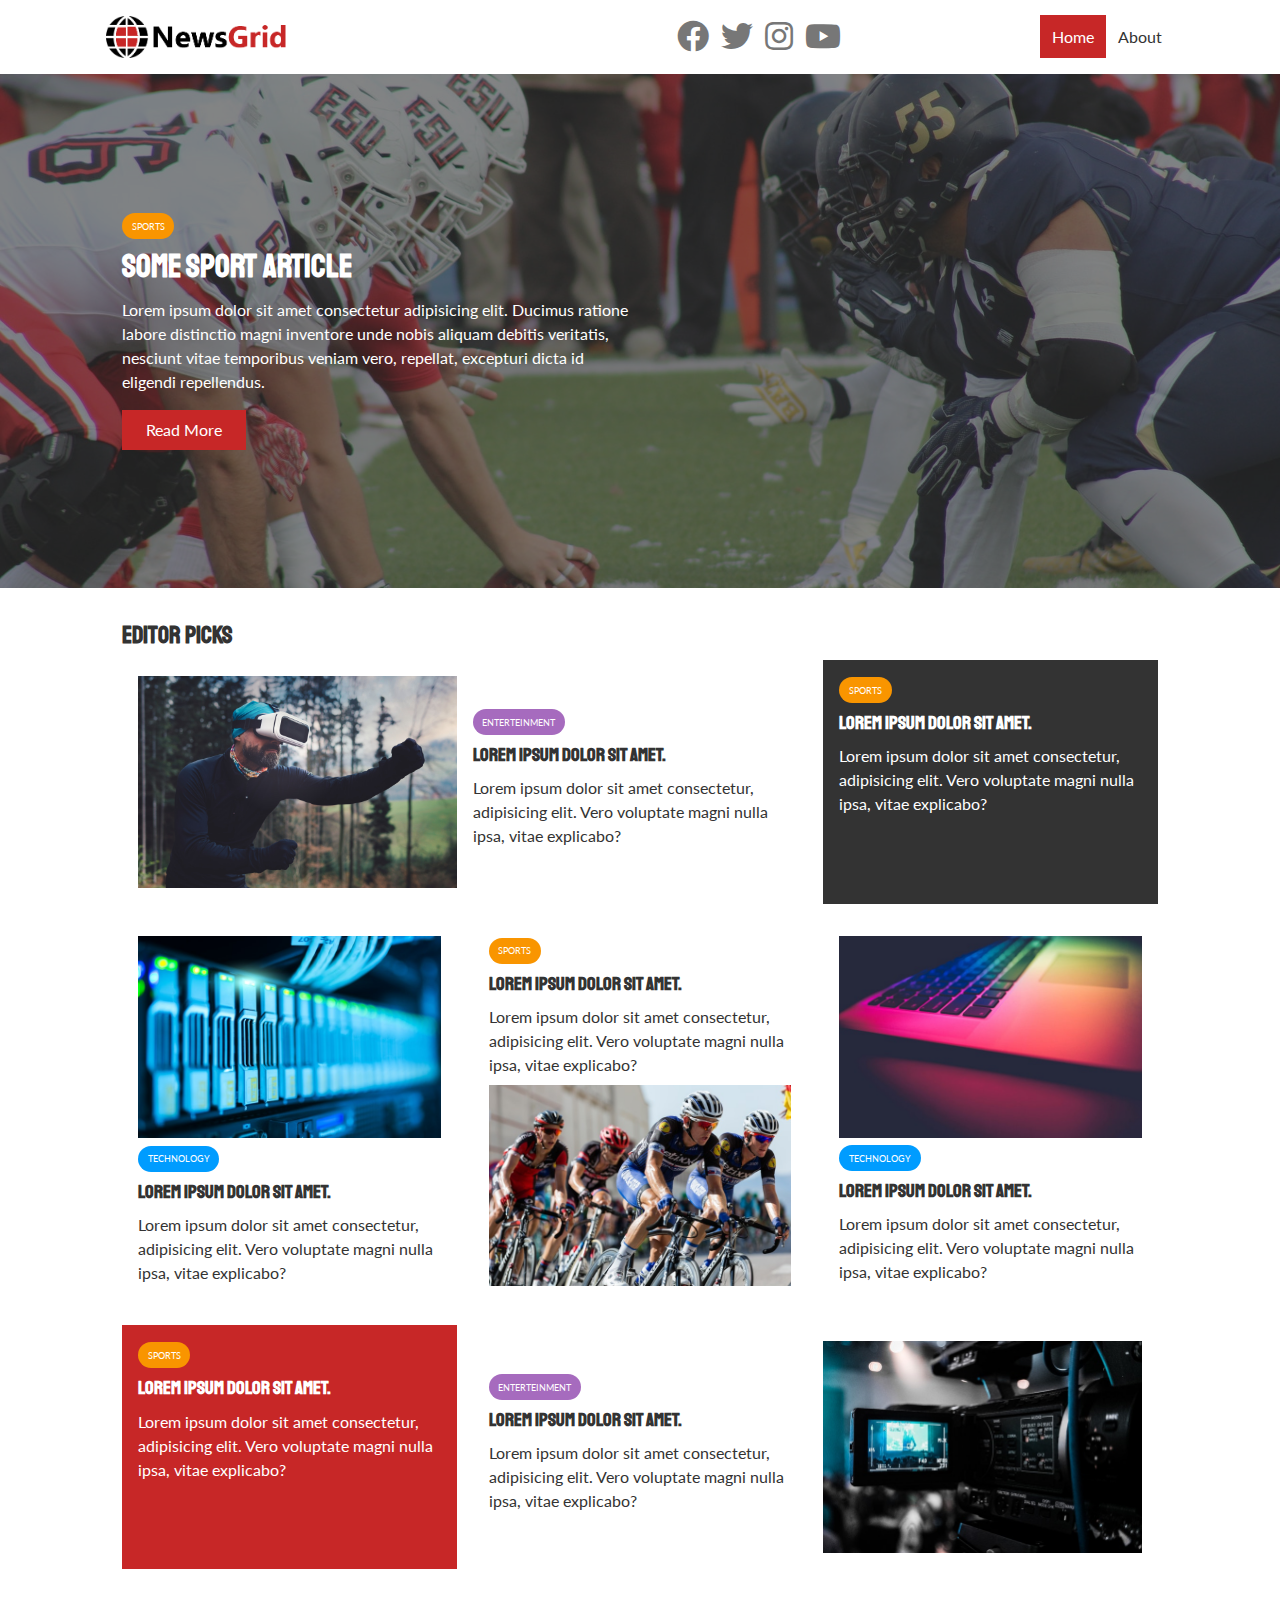
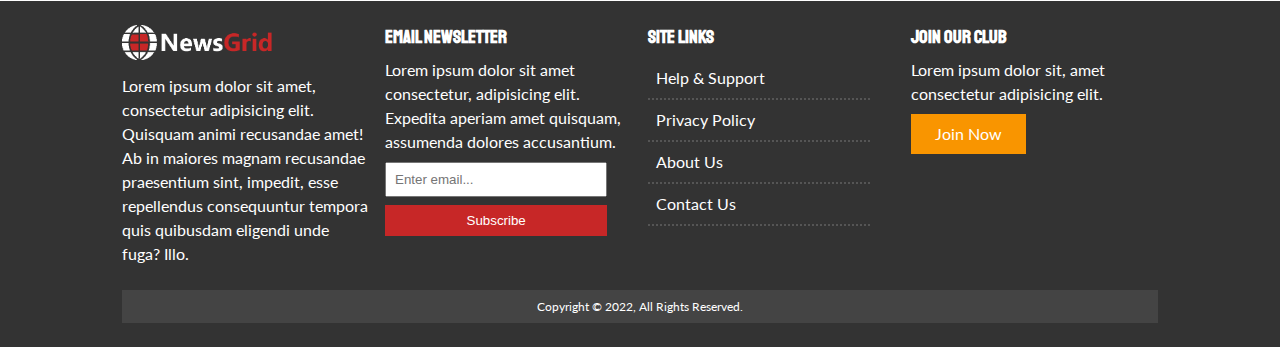
<file: index.html>
<!DOCTYPE html>
<html lang="en">
<head>
  <meta charset="UTF-8">
  <meta http-equiv="X-UA-Compatible" content="IE=edge">
  <meta name="viewport" content="width=device-width, initial-scale=1.0">
  <link rel="stylesheet" href="https://cdnjs.cloudflare.com/ajax/libs/font-awesome/5.15.4/css/all.min.css" integrity="sha512-1ycn6IcaQQ40/MKBW2W4Rhis/DbILU74C1vSrLJxCq57o941Ym01SwNsOMqvEBFlcgUa6xLiPY/NS5R+E6ztJQ==" crossorigin="anonymous" referrerpolicy="no-referrer" />
  <link rel="preconnect" href="https://fonts.googleapis.com">
  <link rel="preconnect" href="https://fonts.gstatic.com" crossorigin>
  <link href="https://fonts.googleapis.com/css2?family=Lato:wght@300&family=Staatliches&display=swap" rel="stylesheet">
  <link rel="stylesheet" href="/css/style.css">
  <link rel="stylesheet" media="screen and (max-width:768px)" href="/css/mobile.css">
  <link rel="shortcut icon" type="image/x-icon" href="favicon.ico">
  <title>News Grid || Latest News</title>
</head>
<body>
  <nav id="main-nav">
    <div class="container">
      <img src="/img/logo.png" alt="mewsgrid" class="logo">
      <div class="social">
        <a href="https://facebook.com" target="_blank"><i class="fab fa-facebook fa-2x"></i></a>
        <a href="https://twitter.com" target="_blank"><i class="fab fa-twitter fa-2x"></i></a>
        <a href="https://instagram.com" target="_blank"><i class="fab fa-instagram fa-2x"></i></a>
        <a href="https://youtube.com" target="_blank"><i class="fab fa-youtube fa-2x"></i></a>
      </div>
      <ul>
        <li><a class="current" href="index.html">Home</a></li>
        <li><a href="about.html">About</a></li>
      </ul>
    </div>
  </nav>

  <header id="showcase">
    <div class="container">
      <div class="showcase-container">
        <div class="showcase-content">
          <div class="category category-sports">Sports</div>
          <h1>SOME SPORT ARTICLE</h1>
          <p>Lorem ipsum dolor sit amet consectetur adipisicing elit. Ducimus ratione labore distinctio magni inventore unde nobis aliquam debitis veritatis, nesciunt vitae temporibus veniam vero, repellat, excepturi dicta id eligendi repellendus.</p>
          <a href="article.html" class="btn bg-primary">Read More</a>
        </div>
      </div>
    </div>
  </header>

  <section id="home-articles" class="py-2">
    <div class="container">
      <h2>Editor picks</h2>
      <div class="articles-container">
        <article class="card">
          <img src="/img/articles/ent1.jpg" alt="">
          <div>
            <div class="category category-ent">Enterteinment</div>
            <h3>
              <a href="article.html">Lorem ipsum dolor sit amet.</a>
            </h3>
            <p>Lorem ipsum dolor sit amet consectetur, adipisicing elit. Vero voluptate magni nulla ipsa, vitae explicabo?</p>  
          </div>
        </article>
        <article class="card bg-dark">
          <div class="category category-sports">Sports</div>
          <h3>
            <a href="article.html">Lorem ipsum dolor sit amet.</a>
          </h3>
          <p>Lorem ipsum dolor sit amet consectetur, adipisicing elit. Vero voluptate magni nulla ipsa, vitae explicabo?</p>
        </article>
        <article class="card">
          <img src="/img/articles/tech1.jpg" alt="">
          <div class="category category-tech">Technology</div>
          <h3>
            <a href="article.html">Lorem ipsum dolor sit amet.</a>
          </h3>
          <p>Lorem ipsum dolor sit amet consectetur, adipisicing elit. Vero voluptate magni nulla ipsa, vitae explicabo?</p>
        </article>
        <article class="card">    
          <div class="category category-sports">Sports</div>
          <h3>
            <a href="article.html">Lorem ipsum dolor sit amet.</a>
          </h3>
          <p>Lorem ipsum dolor sit amet consectetur, adipisicing elit. Vero voluptate magni nulla ipsa, vitae explicabo?</p>
          <img src="/img/articles/sports1.jpg" alt="">
        </article>
        <article class="card">
          <img src="/img/articles/tech2.jpg" alt="">
          <div class="category category-tech">Technology</div>
          <h3>
            <a href="article.html">Lorem ipsum dolor sit amet.</a>
          </h3>
          <p>Lorem ipsum dolor sit amet consectetur, adipisicing elit. Vero voluptate magni nulla ipsa, vitae explicabo?</p>
        </article>
        <article class="card bg-primary">
          <div class="category category-sports">Sports</div>
          <h3>
            <a href="article.html">Lorem ipsum dolor sit amet.</a>
          </h3>
          <p>Lorem ipsum dolor sit amet consectetur, adipisicing elit. Vero voluptate magni nulla ipsa, vitae explicabo?</p>
        </article>
        <article class="card">
          <div>
            <div class="category category-ent">Enterteinment</div>
          <h3>
            <a href="article.html">Lorem ipsum dolor sit amet.</a>
          </h3>
          <p>Lorem ipsum dolor sit amet consectetur, adipisicing elit. Vero voluptate magni nulla ipsa, vitae explicabo?</p>
          </div>
          <img src="/img/articles/ent2.jpg" alt="">
        </article>
      </div>
    </div>
  </section>

  <footer id="main-footer" class="py-1">
    <div class="container footer-container">
      <div>
        <img src="/img/logo_light.png" alt="newsgrid">
        <p>Lorem ipsum dolor sit amet, consectetur adipisicing elit. Quisquam animi recusandae amet! Ab in maiores magnam recusandae praesentium sint, impedit, esse repellendus consequuntur tempora quis quibusdam eligendi unde fuga? Illo.</p>
      </div>
      <div>
        <h3>EMAIL NEWSLETTER</h3>
        <p>Lorem ipsum dolor sit amet consectetur, adipisicing elit. Expedita aperiam amet quisquam, assumenda dolores accusantium.</p>
        <form action="">
          <input placeholder="Enter email..." type="email" name="email" id="email">
          <input type="submit" value="Subscribe" class="btn bg-primary">
        </form>
      </div>
      <div>
        <h3>SITE LINKS</h3>
        <ul class="list">
          <li><a href="#">Help & Support</a></li>
          <li><a href="#">Privacy Policy</a></li>
          <li><a href="#">About Us</a></li>
          <li><a href="#">Contact Us</a></li>
        </ul>
      </div>
      <div>
        <h3>JOIN OUR CLUB</h3>
        <p>Lorem ipsum dolor sit, amet consectetur adipisicing elit.</p>
        <a href="#" class="btn bg-secondary">Join Now</a>
      </div>
      <div>
        Copyright &copy; 2022, All Rights Reserved.
      </div>
    </div>
  </footer>

</body>
</html>
</file>
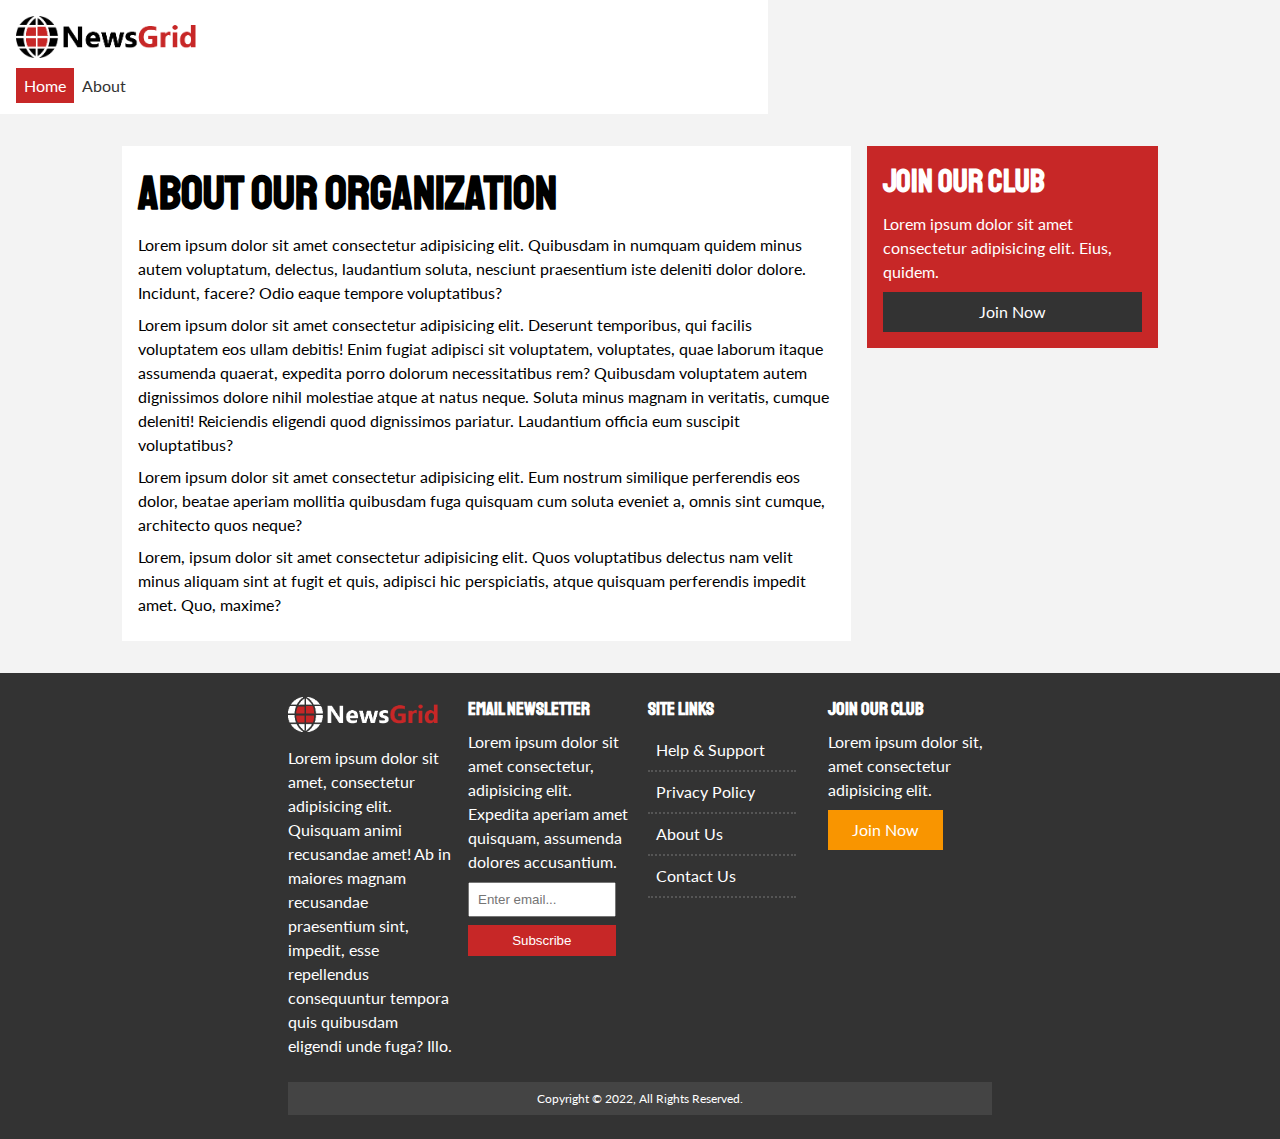
<file: about.html>
<!DOCTYPE html>
<html lang="en">
<head>
  <meta charset="UTF-8">
  <meta http-equiv="X-UA-Compatible" content="IE=edge">
  <meta name="viewport" content="width=device-width, initial-scale=1.0">
  <link rel="stylesheet" href="https://cdnjs.cloudflare.com/ajax/libs/font-awesome/5.15.4/css/all.min.css" integrity="sha512-1ycn6IcaQQ40/MKBW2W4Rhis/DbILU74C1vSrLJxCq57o941Ym01SwNsOMqvEBFlcgUa6xLiPY/NS5R+E6ztJQ==" crossorigin="anonymous" referrerpolicy="no-referrer" />
  <link rel="preconnect" href="https://fonts.googleapis.com">
  <link rel="preconnect" href="https://fonts.gstatic.com" crossorigin>
  <link href="https://fonts.googleapis.com/css2?family=Lato:wght@300&family=Staatliches&display=swap" rel="stylesheet">
  <link rel="stylesheet" href="/css/style.css">
  <link rel="stylesheet" href="/css/mobile.css">
  <link rel="shortcut icon" type="image/x-icon" href="favicon.ico">
  <title>News Grid || Latest News</title>
</head>
<body>
  <nav id="main-nav">
    <div class="container">
      <img src="/img/logo.png" alt="mewsgrid" class="logo">
      <div class="social">
        <a href="https://facebook.com" target="_blank"><i class="fab fa-facebook fa-2x"></i></a>
        <a href="https://twitter.com" target="_blank"><i class="fab fa-twitter fa-2x"></i></a>
        <a href="https://instagram.com" target="_blank"><i class="fab fa-instagram fa-2x"></i></a>
        <a href="https://youtube.com" target="_blank"><i class="fab fa-youtube fa-2x"></i></a>
      </div>
      <ul>
        <li><a class="current" href="index.html">Home</a></li>
        <li><a href="about.html">About</a></li>
      </ul>
    </div>
  </nav>

  <section id="about">
    <div class="container">
      <div class="page-container" >
        <article class="card">
          <h3 class="l-heading">ABOUT OUR ORGANIZATION</h3>
          <P>Lorem ipsum dolor sit amet consectetur adipisicing elit. Quibusdam in numquam quidem minus autem voluptatum, delectus, laudantium soluta, nesciunt praesentium iste deleniti dolor dolore. Incidunt, facere? Odio eaque tempore voluptatibus?</P>
          <p>Lorem ipsum dolor sit amet consectetur adipisicing elit. Deserunt temporibus, qui facilis voluptatem eos ullam debitis! Enim fugiat adipisci sit voluptatem, voluptates, quae laborum itaque assumenda quaerat, expedita porro dolorum necessitatibus rem? Quibusdam voluptatem autem dignissimos dolore nihil molestiae atque at natus neque. Soluta minus magnam in veritatis, cumque deleniti! Reiciendis eligendi quod dignissimos pariatur. Laudantium officia eum suscipit voluptatibus?</p>
          <p>Lorem ipsum dolor sit amet consectetur adipisicing elit. Eum nostrum similique perferendis eos dolor, beatae aperiam mollitia quibusdam fuga quisquam cum soluta eveniet a, omnis sint cumque, architecto quos neque?</p>
          <p>Lorem, ipsum dolor sit amet consectetur adipisicing elit. Quos voluptatibus delectus nam velit minus aliquam sint at fugit et quis, adipisci hic perspiciatis, atque quisquam perferendis impedit amet. Quo, maxime?</p>
        </article>
        <aside class="bg-primary card">
          <h1>JOIN OUR CLUB</h1>
          <p>Lorem ipsum dolor sit amet consectetur adipisicing elit. Eius, quidem.</p>
          <a href="#" class="btn bg-dark btn-block">Join Now</a>
        </aside>
      </div>
    </div>
  </section>

  <footer id="main-footer" class="py-1">
    <div class="container footer-container">
      <div>
        <img src="/img/logo_light.png" alt="newsgrid">
        <p>Lorem ipsum dolor sit amet, consectetur adipisicing elit. Quisquam animi recusandae amet! Ab in maiores magnam recusandae praesentium sint, impedit, esse repellendus consequuntur tempora quis quibusdam eligendi unde fuga? Illo.</p>
      </div>
      <div>
        <h3>EMAIL NEWSLETTER</h3>
        <p>Lorem ipsum dolor sit amet consectetur, adipisicing elit. Expedita aperiam amet quisquam, assumenda dolores accusantium.</p>
        <form action="">
          <input placeholder="Enter email..." type="email" name="email" id="email">
          <input type="submit" value="Subscribe" class="btn bg-primary">
        </form>
      </div>
      <div>
        <h3>SITE LINKS</h3>
        <ul class="list">
          <li><a href="#">Help & Support</a></li>
          <li><a href="#">Privacy Policy</a></li>
          <li><a href="#">About Us</a></li>
          <li><a href="#">Contact Us</a></li>
        </ul>
      </div>
      <div>
        <h3>JOIN OUR CLUB</h3>
        <p>Lorem ipsum dolor sit, amet consectetur adipisicing elit.</p>
        <a href="#" class="btn bg-secondary">Join Now</a>
      </div>
      <div>
        Copyright &copy; 2022, All Rights Reserved.
      </div>
    </div>
  </footer>

</body>
</html>
</file>
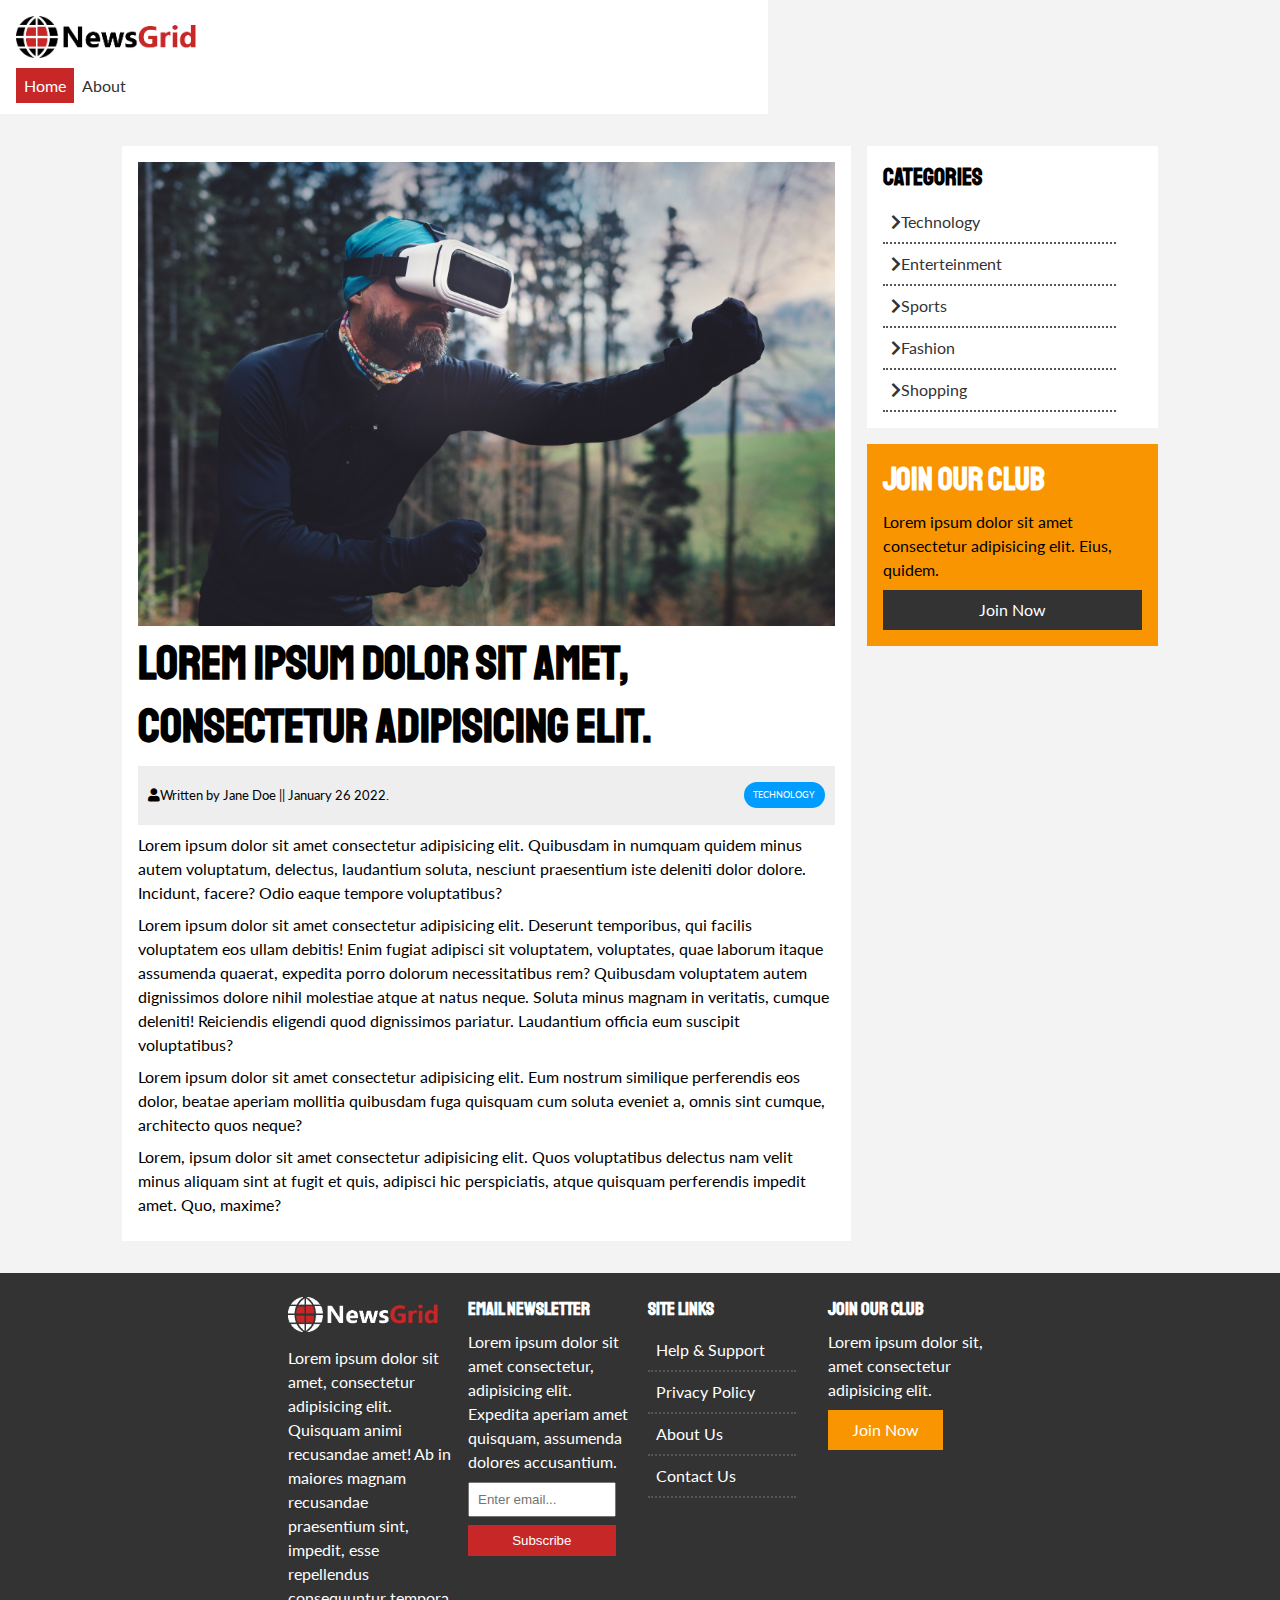
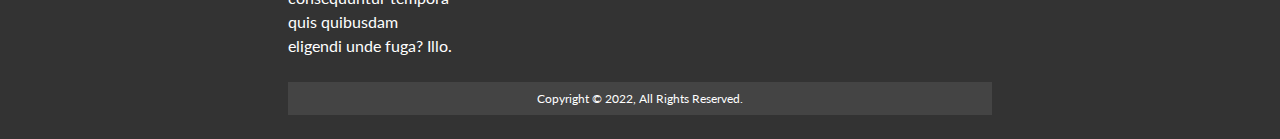
<file: article.html>
<!DOCTYPE html>
<html lang="en">
<head>
  <meta charset="UTF-8">
  <meta http-equiv="X-UA-Compatible" content="IE=edge">
  <meta name="viewport" content="width=device-width, initial-scale=1.0">
  <link rel="stylesheet" href="https://cdnjs.cloudflare.com/ajax/libs/font-awesome/5.15.4/css/all.min.css" integrity="sha512-1ycn6IcaQQ40/MKBW2W4Rhis/DbILU74C1vSrLJxCq57o941Ym01SwNsOMqvEBFlcgUa6xLiPY/NS5R+E6ztJQ==" crossorigin="anonymous" referrerpolicy="no-referrer" />
  <link rel="preconnect" href="https://fonts.googleapis.com">
  <link rel="preconnect" href="https://fonts.gstatic.com" crossorigin>
  <link href="https://fonts.googleapis.com/css2?family=Lato:wght@300&family=Staatliches&display=swap" rel="stylesheet">
  <link rel="stylesheet" href="/css/style.css">
  <link rel="stylesheet" href="/css/mobile.css">
  <link rel="shortcut icon" type="image/x-icon" href="favicon.ico">
  <title>News Grid || Latest News</title>
</head>
<body>
  <nav id="main-nav">
    <div class="container">
      <img src="/img/logo.png" alt="mewsgrid" class="logo">
      <div class="social">
        <a href="https://facebook.com" target="_blank"><i class="fab fa-facebook fa-2x"></i></a>
        <a href="https://twitter.com" target="_blank"><i class="fab fa-twitter fa-2x"></i></a>
        <a href="https://instagram.com" target="_blank"><i class="fab fa-instagram fa-2x"></i></a>
        <a href="https://youtube.com" target="_blank"><i class="fab fa-youtube fa-2x"></i></a>
      </div>
      <ul>
        <li><a class="current" href="index.html">Home</a></li>
        <li><a href="about.html">About</a></li>
      </ul>
    </div>
  </nav>

  <section id="article">
    <div class="container">
      <div class="page-container" >
        <article class="card">
          <img src="/img/articles/ent1.jpg" alt="">
          <h3 class="l-heading">Lorem ipsum dolor sit amet, consectetur adipisicing elit.</h3>
          <div class="meta">
            <small>
              <i class="fas fa-user"></i>Written by Jane Doe || January 26 2022.
            </small>
            <div class="category category-tech">Technology</div>
          </div>        
          <P>Lorem ipsum dolor sit amet consectetur adipisicing elit. Quibusdam in numquam quidem minus autem voluptatum, delectus, laudantium soluta, nesciunt praesentium iste deleniti dolor dolore. Incidunt, facere? Odio eaque tempore voluptatibus?</P>
          <p>Lorem ipsum dolor sit amet consectetur adipisicing elit. Deserunt temporibus, qui facilis voluptatem eos ullam debitis! Enim fugiat adipisci sit voluptatem, voluptates, quae laborum itaque assumenda quaerat, expedita porro dolorum necessitatibus rem? Quibusdam voluptatem autem dignissimos dolore nihil molestiae atque at natus neque. Soluta minus magnam in veritatis, cumque deleniti! Reiciendis eligendi quod dignissimos pariatur. Laudantium officia eum suscipit voluptatibus?</p>
          <p>Lorem ipsum dolor sit amet consectetur adipisicing elit. Eum nostrum similique perferendis eos dolor, beatae aperiam mollitia quibusdam fuga quisquam cum soluta eveniet a, omnis sint cumque, architecto quos neque?</p>
          <p>Lorem, ipsum dolor sit amet consectetur adipisicing elit. Quos voluptatibus delectus nam velit minus aliquam sint at fugit et quis, adipisci hic perspiciatis, atque quisquam perferendis impedit amet. Quo, maxime?</p>
        </article>
        <aside id="categories" class="card">
          <h2>Categories</h2>
          <ul class="list">
            <li><a href="#"><i class="fas fa-chevron-right"></i>Technology</a></li>
            <li><a href="#"><i class="fas fa-chevron-right"></i>Enterteinment</a></li>
            <li><a href="#"><i class="fas fa-chevron-right"></i>Sports</a></li>
            <li><a href="#"><i class="fas fa-chevron-right"></i>Fashion</a></li>
            <li><a href="#"><i class="fas fa-chevron-right"></i>Shopping</a></li>
          </ul>
        </aside>
        <aside class="bg-secondary card">
          <h1>JOIN OUR CLUB</h1>
          <p>Lorem ipsum dolor sit amet consectetur adipisicing elit. Eius, quidem.</p>
          <a href="#" class="btn bg-dark btn-block">Join Now</a>
        </aside>
      </div>
    </div>
  </section>

  <footer id="main-footer" class="py-1">
    <div class="container footer-container">
      <div>
        <img src="/img/logo_light.png" alt="newsgrid">
        <p>Lorem ipsum dolor sit amet, consectetur adipisicing elit. Quisquam animi recusandae amet! Ab in maiores magnam recusandae praesentium sint, impedit, esse repellendus consequuntur tempora quis quibusdam eligendi unde fuga? Illo.</p>
      </div>
      <div>
        <h3>EMAIL NEWSLETTER</h3>
        <p>Lorem ipsum dolor sit amet consectetur, adipisicing elit. Expedita aperiam amet quisquam, assumenda dolores accusantium.</p>
        <form action="">
          <input placeholder="Enter email..." type="email" name="email" id="email">
          <input type="submit" value="Subscribe" class="btn bg-primary">
        </form>
      </div>
      <div>
        <h3>SITE LINKS</h3>
        <ul class="list">
          <li><a href="#">Help & Support</a></li>
          <li><a href="#">Privacy Policy</a></li>
          <li><a href="#">About Us</a></li>
          <li><a href="#">Contact Us</a></li>
        </ul>
      </div>
      <div>
        <h3>JOIN OUR CLUB</h3>
        <p>Lorem ipsum dolor sit, amet consectetur adipisicing elit.</p>
        <a href="#" class="btn bg-secondary">Join Now</a>
      </div>
      <div>
        Copyright &copy; 2022, All Rights Reserved.
      </div>
    </div>
  </footer>

</body>
</html>
</file>
<file: css/style.css>
:root{
  --primary-color: #c72727; 
  --secondary-color: #f99500;
  --light-color: #f3f3f3;
  --dark-color: #333;
  --max-width: 1100px;
}

.category{
  --sports-color: #f99500;
  --ent-color: #a66bbe;
  --tech-color: #009cff;
}

*{
  padding: 0;
  margin: 0;
  box-sizing: border-box;
}

body{
  line-height: 1.5;
  font-family: 'Lato', sans-serif;
  background: var(--light-color);
}

h1,h2,h3,h4,h5,h6{
  font-family: 'Staatliches', cursive;
  margin-bottom: .55rem;
  line-height: 1.3;
}

p{
  margin: .5rem 0;
}

a{
  text-decoration: none;
  color: #333;
}

ul{
  list-style: none;
}

img {
  width: 100%;
}

/* UTILITIES */
.container{
  margin: auto;
  width: var(--max-width);
  padding: 0 2rem;
  overflow: hidden;
}

/* inner page container */
.page-container{
  display: grid;
  grid-template-columns: 5fr 2fr;
  margin: 2rem 0;
  gap: 1rem ;
}


.page-container > *:first-child{
  grid-row: 1 / span 3 ;
}

.page-container > *:last-child{
  padding: 1rem;
}

/* card */
.card{
  background: white;
  padding: 1rem;
}

/* list */

.list li{
  border-bottom: 2px dotted #555;
  padding: .5rem;
  width: 90%;
}

.list li a:hover{
  color: var(--primary-color) !important
}

/* padding */
.py-1{padding: 1.5rem 0}
.py-2{padding: 2rem 0}
.py-3{padding: 3rem 0}
.p-1{padding: 1.5rem}
.p-2{padding: 2rem}
.p-3{padding: 3rem}

/* categories */
.category{
  display: inline-block;
  color: white;
  font-size: .55rem;
  border-radius: 15px;
  margin-bottom: .5rem;
  text-transform: uppercase;
  padding: .4rem .6rem;
}

.category-sports{background: var(--sports-color)}
.category-ent{background: var(--ent-color)}
.category-tech{background: var(--tech-color)}

/* heading */
.l-heading{
  font-size: 3rem;
}


/* btn */
.btn{
  padding: .5rem 1.5rem;
  display: inline-block;
  background: var(--dark-color);
  color: white;
  border: none;
}

.btn-block{
  display: block;
  width: 100%;
  text-align: center;
}

/* background */
.bg-primary {background: var(--primary-color); color:white;}
.bg-secondary {background: var(--secondary-color);}
.bg-dark {background: var(--dark-color); color:white;}
.bg-light {background: var(--light-color);}

/* color */
.bg-dark h1,
.bg-dark h2,
.bg-dark h3,
.bg-dark a,
.bg-primary h1,
.bg-secondary h1,
.bg-primary h2,
.bg-secondary h2,
.bg-primary h3,
.bg-secondary h3,
.bg-primary a,
.bg-secondary a{
  color: white;
}

.btn:hover{
  opacity: .9;
}

/* INDEX.HTML */
/* MAIN NAV */
#main-nav{
  background: white;
  z-index: 2;
  position: sticky;
  top: 0;
}

#main-nav .container{
  display: grid;
  grid-template-columns: 6fr 4fr 3fr;
  align-items: center;
  padding: 1rem;
}

#main-nav .logo{
  width: 180px;
}

#main-nav .social{
  justify-self: center;
}

#main-nav .social i{
  color: #777;
  margin-right: .5rem;
}

#main-nav ul{
  display: flex;
  justify-self: end;
}

#main-nav ul li a{
  padding: .75rem;
}

#main-nav ul li a.current{
  background: var(--primary-color);
  color: white;
}

#main-nav ul li a:hover{
  background: var(--light-color);
  color: var(--dark-color);
}

/* SHOWCASE */
#showcase{
  color:white;
  background: #333;
  padding: 2rem;
  position: relative;
}

#showcase::before{
  content: '';
  background: url(/img/featured.jpg) no-repeat center center/cover;
  position: absolute;
  top: 0;
  left: 0;
  width: 100%;
  height: 100%;
  opacity: .4;
}

#showcase .showcase-container{
  display: grid;
  grid-template-columns: repeat(2, 1fr);
  align-items: center;
  justify-content: center;
  height: 50vh;
}

#showcase .showcase-content{
  z-index: 1;
}

#showcase .showcase-content p {
  margin-bottom: 1rem;
}

/* HOME ARTICLES */
#home-articles{
  background: white;
  color: #333;
}

#home-articles .articles-container{
  display: grid;
  grid-template-columns: repeat(3, 1fr);
  gap: 1rem;
}

#home-articles .articles-container > *:first-child,
#home-articles .articles-container > *:last-child{
  display: grid;
  grid-template-columns: repeat(2, 1fr);
  gap: 1rem;
  grid-column: 1 / span 2;
  align-items: center;
}

#home-articles .articles-container > *:last-child{
  grid-column: 2 / span 2;
}

.articles-container article{
  padding: 1rem;
  align-items: center;
  justify-content: center;
}

/* FOOTER */
#main-footer{
  background: var(--dark-color);
  color: white;
}

#main-footer img{
  width: 150px;
}

#main-footer .footer-container input[type='email']{
  width: 90%;
  padding: .5rem;
  margin-bottom: .5rem;
}

#main-footer .footer-container input[type='submit']{
  width: 90%;
}

#main-footer .list a{
  color: white;
}

#main-footer .footer-container{
  display: grid;
  grid-template-columns: repeat(4, 1fr);
  grid-template-rows: 6fr;
  gap: 1rem;
}

#main-footer .footer-container > *:last-child{
  background: #444;
  grid-column: 1 / span 4;
  text-align: center;
  padding: .5rem;
  font-size: .72rem;
}

/* ABOUT.HTML */

/* ARTICLE.HTML */
#article .meta{
  background: #eee;
  display: flex;
  align-items: center;
  justify-content: space-between;
  padding: .6rem;
}

#article .meta .category{
  margin-top: .4rem;
}
</file>
<file: css/mobile.css>
/* nav bar */
#main-nav {
  max-width: 768px;
}

#main-nav .social{
  display: none;
}

#main-nav .container{
  grid-template-columns: 1fr;
  gap: 1rem;
}

#main-nav ul,
#main-nav .logo{
  justify-self: start;
}

#main-nav ul li a{
  padding: .5rem;
}

/* showcase */

/* home articles */
#home-articles,
#home-articles .container,
#home-articles .articles-container{
  grid-template-columns: repeat(2, 1fr);
  max-width: 768px;
}

#home-articles .articles-container > *:first-child,
#home-articles .articles-container > *:last-child{
  grid-template-columns: 1fr;
  grid-column: 1;
}

/* footer */
#main-footer .container{
  max-width: 768px;
}

@media(max-width:600px){
  #main-nav {
    max-width: 600px;
  }

  #showcase .showcase-container{
    grid-template-columns: 1fr;
  }

  #home-articles,
  #home-articles .container,
  #home-articles .articles-container{
    grid-template-columns: repeat(2, 1fr);
    max-width: 600px;
  }

  #home-articles .articles-container{
    grid-template-columns: 1fr;
  }

  #main-footer .footer-container{
    grid-template-columns: 1fr;
  }
  #main-footer .container{
    max-width: 600px;
  }

  #main-footer .footer-container > *:last-child{
    grid-column: 1;
  }

  #main-footer .footer-container > *{
    border-bottom: 1px dotted #444;
    padding-bottom: 1rem;
  }

  #main-footer .footer-container > *:last-child,
  #main-footer .footer-container > *:nth-child(3),
  #main-footer .footer-container > *:nth-child(4)
  {
    border: none;
  }

  #about, #about .container{
    max-width: 600px;
  }

  #about .page-container{
    grid-template-columns: 1fr;
    text-align: center;
  }
}
</file>
